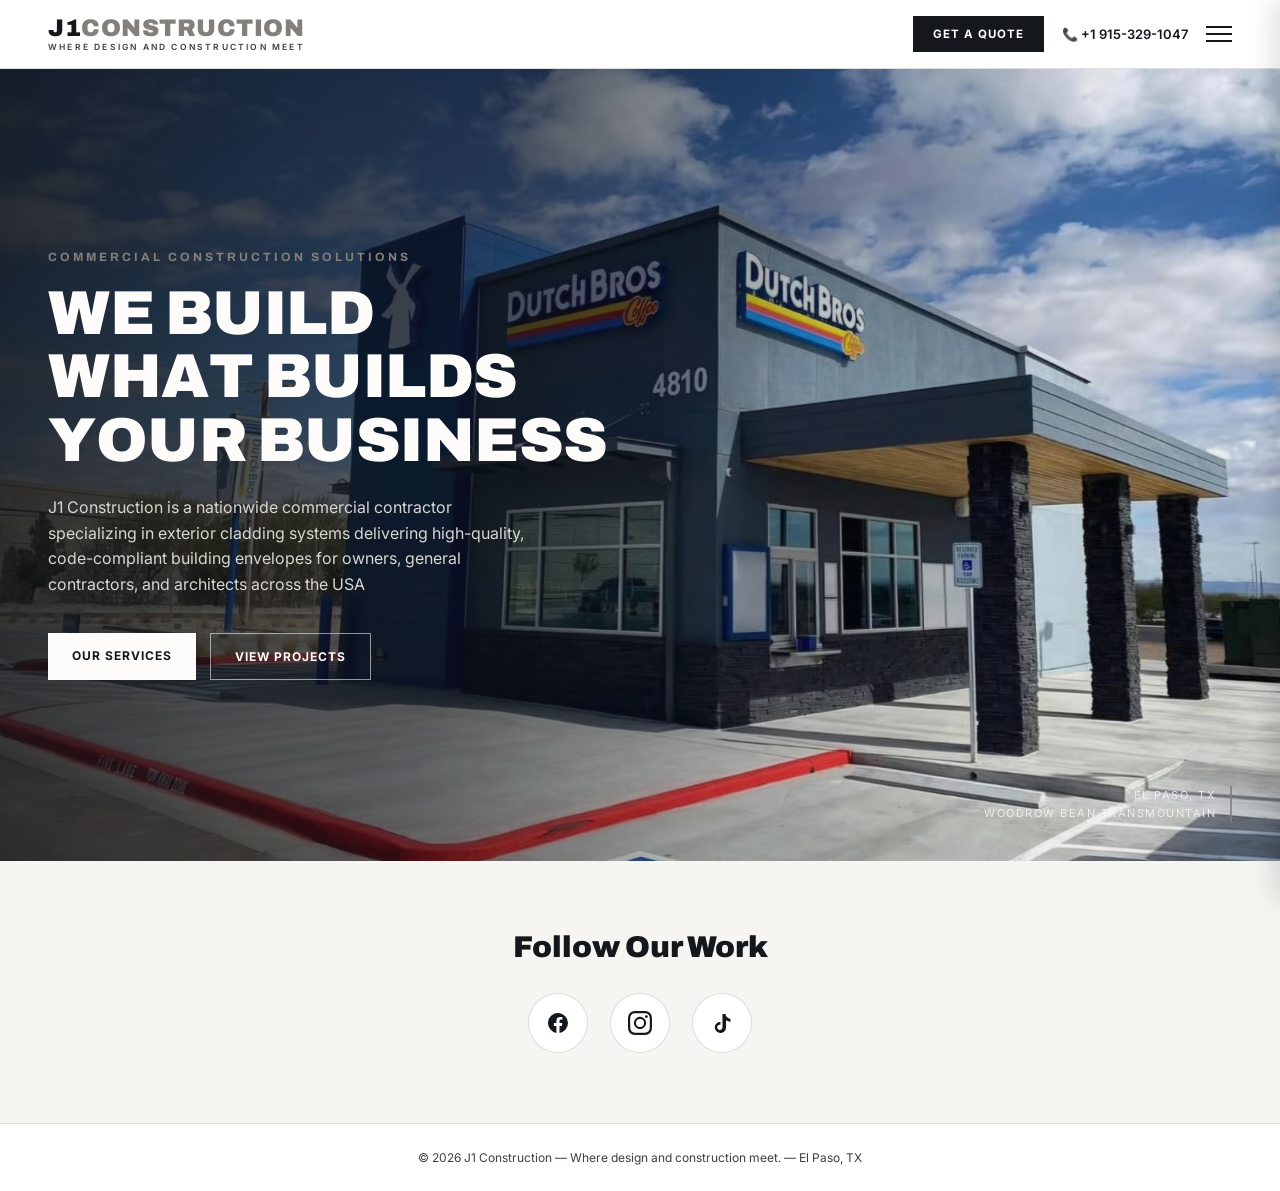
<file: index.html>
<!DOCTYPE html>
<html lang="en">
<head>
<meta charset="UTF-8">
<meta name="viewport" content="width=device-width, initial-scale=1.0">
<title>J1 Construction — Where Design and Construction Meet</title>
<link rel="icon" type="image/png" href="assets/j1.png">
<link rel="stylesheet" href="css/styles.css">
</head>
<body>

<header>
  <a href="index.html" class="logo">
    <div class="mark">J1<span>CONSTRUCTION</span></div>
    <div class="tag">WHERE DESIGN AND CONSTRUCTION MEET</div>
  </a>

  <nav id="mainNav">
    <a href="index.html" class="active">Home</a>
    <a href="services.html">Services</a>
    <a href="projects.html">Our Projects</a>
    <a href="quote.html">Get a Quote</a>
  </nav>
  <div class="nav-backdrop" id="navBackdrop"></div>

  <div class="header-right">
    <a href="quote.html" class="quote-btn"><span class="long">Get a </span>Quote</a>
    <a href="tel:+1 915-329-1047" class="phone">📞 +1 915-329-1047</a>
    <button class="menu-toggle" id="menuToggle" aria-label="Open menu" aria-expanded="false">
      <span></span><span></span><span></span>
    </button>
  </div>
</header>

<section class="hero">
  <div class="hero-inner">
    <div class="eyebrow">Commercial Construction Solutions</div>
    <div class="title-build-wrap">
      <span class="crane" aria-hidden="true">🏗️</span>
      <h1 class="building-title">WE BUILD<br>WHAT BUILDS<br>YOUR BUSINESS</h1>
    </div>
    <p>J1 Construction is a nationwide commercial contractor specializing in exterior cladding systems delivering high-quality, code-compliant building envelopes for owners, general contractors, and architects across the USA</p>
    <div class="hero-ctas">
      <a href="services.html" class="cta-primary">Our Services</a>
      <a href="projects.html" class="cta-secondary">View Projects</a>
    </div>
  </div>
  <div class="badge">EL PASO, TX<br>WOODROW BEAN TRANSMOUNTAIN</div>
</section>

<section class="home-social">
  <h2>Follow Our Work</h2>
  <div class="home-social-icons">
    <a href="https://facebook.com" target="_blank" rel="noopener" aria-label="Facebook">
      <svg viewBox="0 0 24 24" width="24" height="24" fill="currentColor"><path d="M22 12a10 10 0 1 0-11.6 9.9v-7H7.9V12h2.5V9.8c0-2.5 1.5-3.9 3.8-3.9 1.1 0 2.2.2 2.2.2v2.4h-1.3c-1.2 0-1.6.8-1.6 1.6V12h2.8l-.4 2.9h-2.4v7A10 10 0 0 0 22 12z"/></svg>
    </a>
    <a href="https://instagram.com" target="_blank" rel="noopener" aria-label="Instagram">
      <svg viewBox="0 0 24 24" width="24" height="24" fill="currentColor"><path d="M12 2.163c3.204 0 3.584.012 4.85.07 3.252.148 4.771 1.691 4.919 4.919.058 1.265.069 1.645.069 4.849 0 3.205-.012 3.584-.069 4.849-.149 3.225-1.664 4.771-4.919 4.919-1.266.058-1.644.07-4.85.07-3.204 0-3.584-.012-4.849-.07-3.26-.149-4.771-1.699-4.919-4.92-.058-1.265-.07-1.644-.07-4.849 0-3.204.012-3.583.07-4.849.149-3.227 1.664-4.771 4.919-4.919 1.266-.057 1.645-.069 4.849-.069zM12 0C8.741 0 8.333.014 7.053.072 2.695.272.273 2.69.073 7.052.014 8.333 0 8.741 0 12c0 3.259.014 3.668.072 4.948.2 4.358 2.618 6.78 6.98 6.98C8.333 23.986 8.741 24 12 24c3.259 0 3.668-.014 4.948-.072 4.354-.2 6.782-2.618 6.979-6.98.059-1.28.073-1.689.073-4.948 0-3.259-.014-3.667-.072-4.947-.196-4.354-2.617-6.78-6.979-6.98C15.668.014 15.259 0 12 0zm0 5.838a6.162 6.162 0 1 0 0 12.324 6.162 6.162 0 0 0 0-12.324zM12 16a4 4 0 1 1 0-8 4 4 0 0 1 0 8zm6.406-11.845a1.44 1.44 0 1 0 0 2.881 1.44 1.44 0 0 0 0-2.881z"/></svg>
    </a>
    <a href="https://tiktok.com" target="_blank" rel="noopener" aria-label="TikTok">
      <svg viewBox="0 0 24 24" width="24" height="24" fill="currentColor"><path d="M16.6 5.82c-.7-.77-1.09-1.77-1.09-2.82h-3.05v13.44a2.59 2.59 0 0 1-4.6 1.62 2.59 2.59 0 0 1 2.6-4.24V10.7a5.63 5.63 0 0 0-4.86 8.47 5.63 5.63 0 0 0 10.42-2.96V9.36a7.6 7.6 0 0 0 4.46 1.43V7.75a4.85 4.85 0 0 1-3.88-1.93z"/></svg>
    </a>
  </div>
</section>

<footer>© 2026 J1 Construction — Where design and construction meet. — El Paso, TX</footer>

<script src="js/main.js"></script>
</body>
</html>
</file>
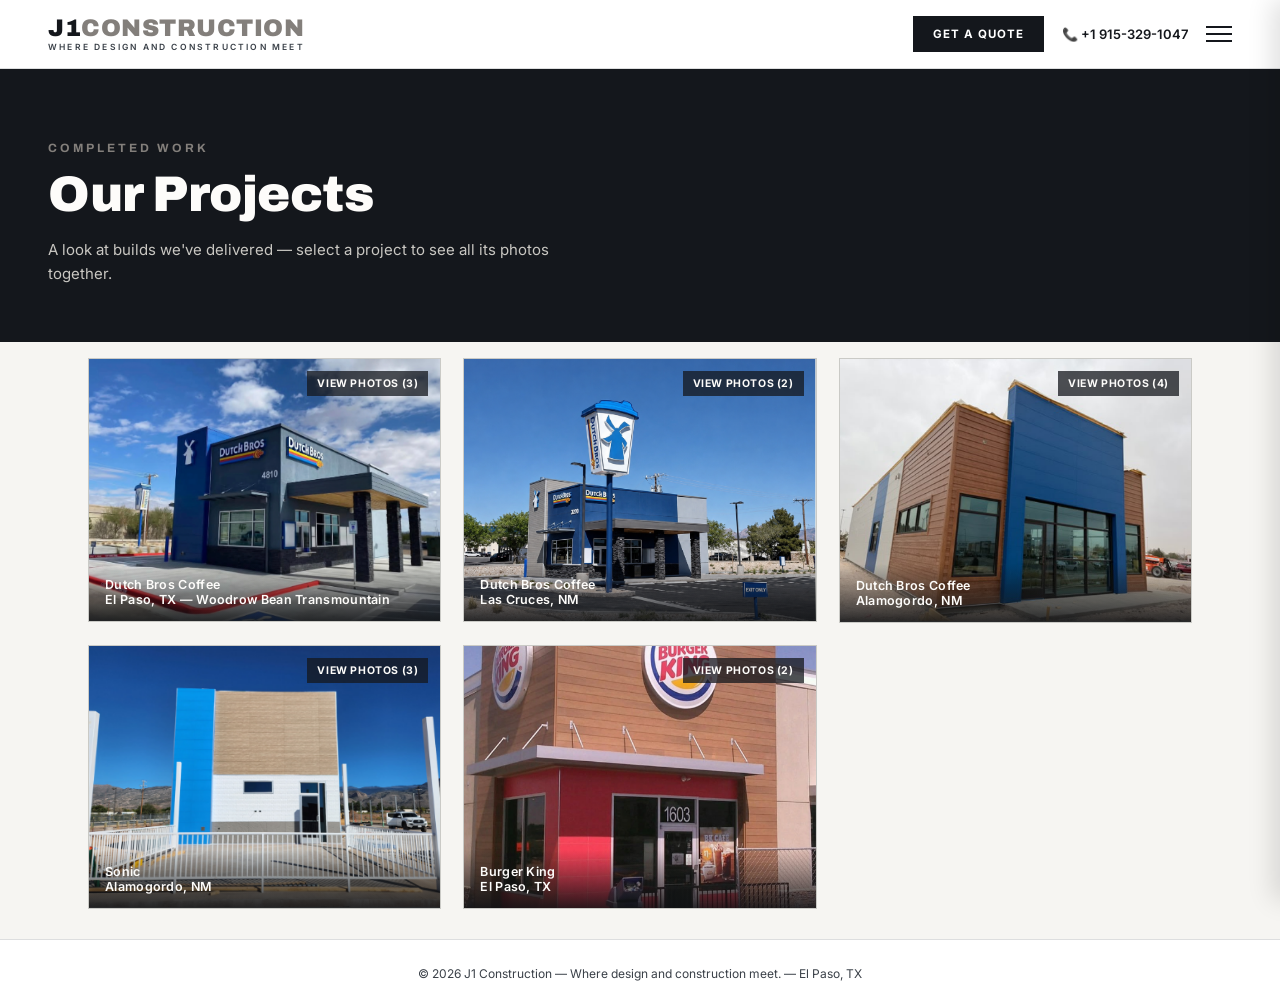
<file: projects.html>
<!DOCTYPE html>
<html lang="en">
<head>
<meta charset="UTF-8">
<meta name="viewport" content="width=device-width, initial-scale=1.0">
<title>Our Projects — J1 Construction</title>
<link rel="icon" type="image/png" href="assets/j1.png">
<link rel="apple-touch-icon" href="assets/j1.png">
<link rel="stylesheet" href="css/styles.css">
</head>
<body>

<header>
  <a href="index.html" class="logo">
    <div class="mark">J1<span>CONSTRUCTION</span></div>
    <div class="tag">WHERE DESIGN AND CONSTRUCTION MEET</div>
  </a>

  <nav id="mainNav">
    <a href="index.html">Home</a>
    <a href="services.html">Services</a>
    <a href="projects.html" class="active">Our Projects</a>
    <a href="quote.html">Get a Quote</a>
  </nav>
  <div class="nav-backdrop" id="navBackdrop"></div>

  <div class="header-right">
    <a href="quote.html" class="quote-btn"><span class="long">Get a </span>Quote</a>
    <a href="tel:+19153291047" class="phone">📞 +1 915-329-1047</a>
    <button class="menu-toggle" id="menuToggle" aria-label="Open menu" aria-expanded="false">
      <span></span><span></span><span></span>
    </button>
  </div>
</header>

<section class="page-banner">
  <div class="eyebrow">Completed Work</div>
  <div class="title-build-wrap">
    <span class="crane" aria-hidden="true">🏗️</span>
    <h1 class="building-title">Our Projects</h1>
  </div>
  <p>A look at builds we've delivered — select a project to see all its photos together.</p>
</section>

<section class="projects-gallery-wrap">
  <div class="projects-gallery" id="projectsGallery"></div>
</section>

<div class="lightbox-overlay" id="lightboxOverlay">
  <div class="lightbox-box" role="dialog" aria-modal="true" aria-labelledby="lightboxTitle">
    <button class="lightbox-close" id="lightboxClose" aria-label="Close">&times;</button>
    <h3 id="lightboxTitle"></h3>
    <div class="lightbox-location" id="lightboxLocation"></div>
    <div class="lightbox-images" id="lightboxImages"></div>
  </div>
</div>

<footer>© 2026 J1 Construction — Where design and construction meet. — El Paso, TX</footer>

<script src="js/main.js"></script>
</body>
</html>
</file>
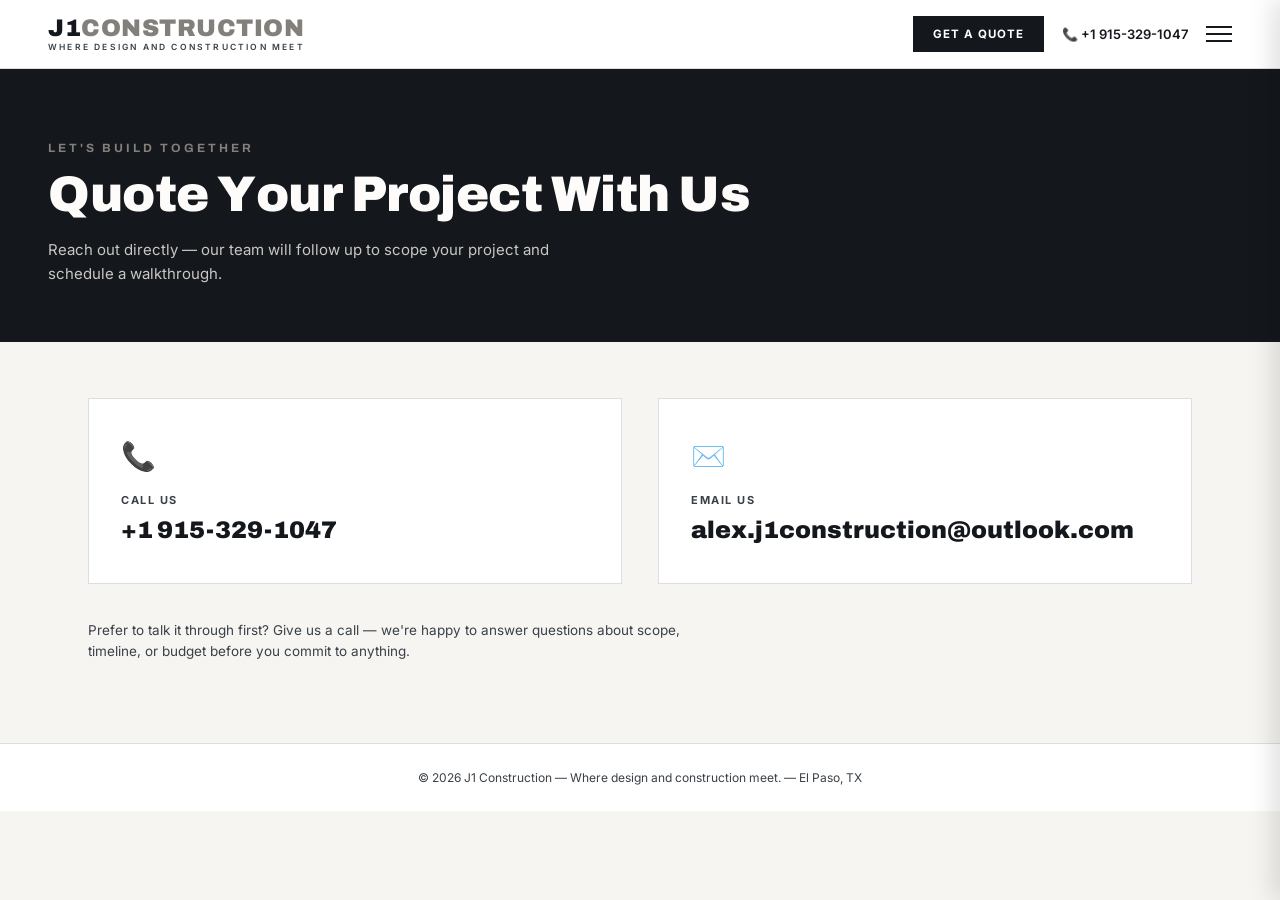
<file: quote.html>
<!DOCTYPE html>
<html lang="en">
<head>
<meta charset="UTF-8">
<meta name="viewport" content="width=device-width, initial-scale=1.0">
<title>Get a Quote — J1 Construction</title>
<link rel="icon" type="image/png" href="assets/j1.png">
<link rel="stylesheet" href="css/styles.css">
</head>
<body>

<header>
  <a href="index.html" class="logo">
    <div class="mark">J1<span>CONSTRUCTION</span></div>
    <div class="tag">WHERE DESIGN AND CONSTRUCTION MEET</div>
  </a>

  <nav id="mainNav">
    <a href="index.html">Home</a>
    <a href="services.html">Services</a>
    <a href="projects.html">Our Projects</a>
    <a href="quote.html" class="active">Get a Quote</a>
  </nav>
  <div class="nav-backdrop" id="navBackdrop"></div>

  <div class="header-right">
    <a href="quote.html" class="quote-btn"><span class="long">Get a </span>Quote</a>
    <a href="tel:+1 915-329-1047" class="phone">📞 +1 915-329-1047</a>
    <button class="menu-toggle" id="menuToggle" aria-label="Open menu" aria-expanded="false">
      <span></span><span></span><span></span>
    </button>
  </div>
</header>

<section class="page-banner">
  <div class="eyebrow">Let's Build Together</div>
  <div class="title-build-wrap">
    <span class="crane" aria-hidden="true">🏗️</span>
    <h1 class="building-title">Quote Your Project With Us</h1>
  </div>
  <p>Reach out directly — our team will follow up to scope your project and schedule a walkthrough.</p>
</section>

<main>
  <div class="quote-wrap">

    <div class="quote-card">
      <div class="icon">📞</div>
      <div class="label">Call Us</div>
      <a href="tel:9151234567" class="value">+1 915-329-1047</a>
    </div>

    <div class="quote-card">
      <div class="icon">✉️</div>
      <div class="label">Email Us</div>
      <a href="mailto:info@j1construction.com" class="value">alex.j1construction@outlook.com</a>
    </div>

  </div>
  <p class="quote-note">Prefer to talk it through first? Give us a call — we're happy to answer questions about scope, timeline, or budget before you commit to anything.</p>
</main>

<footer>© 2026 J1 Construction — Where design and construction meet. — El Paso, TX</footer>

<script src="js/main.js"></script>
</body>
</html>
</file>
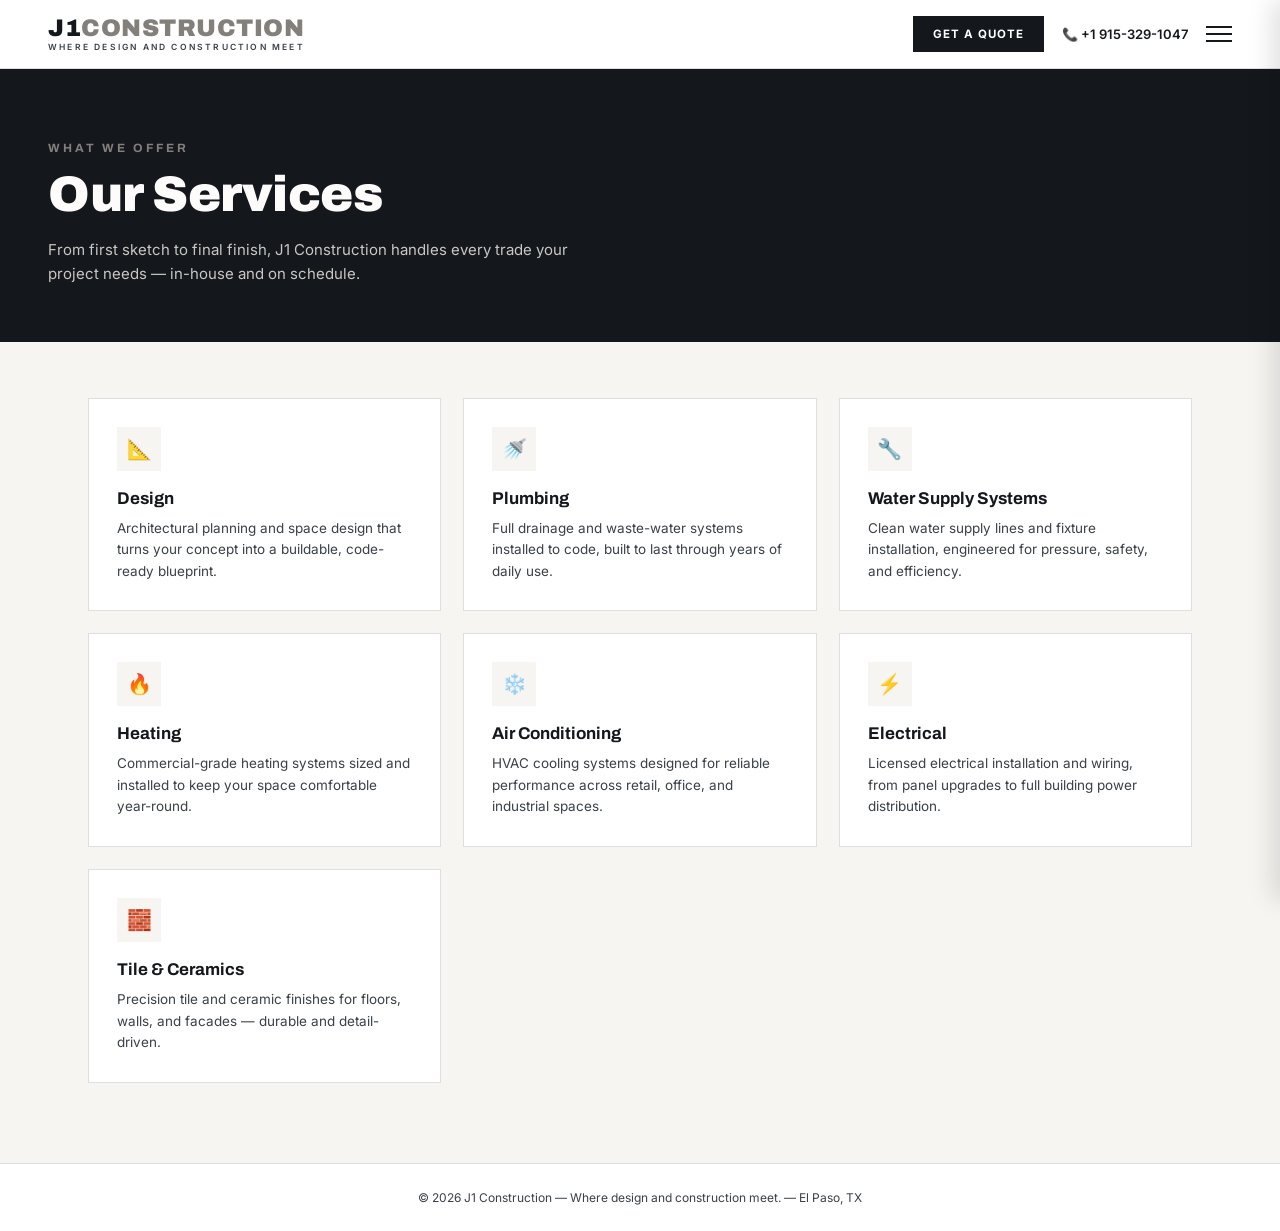
<file: services.html>
<!DOCTYPE html>
<html lang="en">
<head>
<meta charset="UTF-8">
<meta name="viewport" content="width=device-width, initial-scale=1.0">
<title>Services — J1 Construction</title>
<link rel="icon" type="image/png" href="assets/j1.png">
<link rel="stylesheet" href="css/styles.css">
</head>
<body>

<header>
  <a href="index.html" class="logo">
    <div class="mark">J1<span>CONSTRUCTION</span></div>
    <div class="tag">WHERE DESIGN AND CONSTRUCTION MEET</div>
  </a>

  <nav id="mainNav">
    <a href="index.html">Home</a>
    <a href="services.html" class="active">Services</a>
    <a href="projects.html">Our Projects</a>
    <a href="quote.html">Get a Quote</a>
  </nav>
  <div class="nav-backdrop" id="navBackdrop"></div>

  <div class="header-right">
    <a href="quote.html" class="quote-btn"><span class="long">Get a </span>Quote</a>
    <a href="tel:+1 915-329-1047" class="phone">📞 +1 915-329-1047</a>
    <button class="menu-toggle" id="menuToggle" aria-label="Open menu" aria-expanded="false">
      <span></span><span></span><span></span>
    </button>
  </div>
</header>

<section class="page-banner">
  <div class="eyebrow">What We Offer</div>
  <div class="title-build-wrap">
    <span class="crane" aria-hidden="true">🏗️</span>
    <h1 class="building-title">Our Services</h1>
  </div>
  <p>From first sketch to final finish, J1 Construction handles every trade your project needs — in-house and on schedule.</p>
</section>

<main>
  <div class="services-grid">

    <div class="service-card">
      <div class="icon">📐</div>
      <h3>Design</h3>
      <p>Architectural planning and space design that turns your concept into a buildable, code-ready blueprint.</p>
    </div>

    <div class="service-card">
      <div class="icon">🚿</div>
      <h3>Plumbing</h3>
      <p>Full drainage and waste-water systems installed to code, built to last through years of daily use.</p>
    </div>

    <div class="service-card">
      <div class="icon">🔧</div>
      <h3>Water Supply Systems</h3>
      <p>Clean water supply lines and fixture installation, engineered for pressure, safety, and efficiency.</p>
    </div>

    <div class="service-card">
      <div class="icon">🔥</div>
      <h3>Heating</h3>
      <p>Commercial-grade heating systems sized and installed to keep your space comfortable year-round.</p>
    </div>

    <div class="service-card">
      <div class="icon">❄️</div>
      <h3>Air Conditioning</h3>
      <p>HVAC cooling systems designed for reliable performance across retail, office, and industrial spaces.</p>
    </div>

    <div class="service-card">
      <div class="icon">⚡</div>
      <h3>Electrical</h3>
      <p>Licensed electrical installation and wiring, from panel upgrades to full building power distribution.</p>
    </div>

    <div class="service-card">
      <div class="icon">🧱</div>
      <h3>Tile &amp; Ceramics</h3>
      <p>Precision tile and ceramic finishes for floors, walls, and facades — durable and detail-driven.</p>
    </div>

  </div>
</main>

<footer>© 2026 J1 Construction — Where design and construction meet. — El Paso, TX</footer>

<script src="js/main.js"></script>
</body>
</html>
</file>
